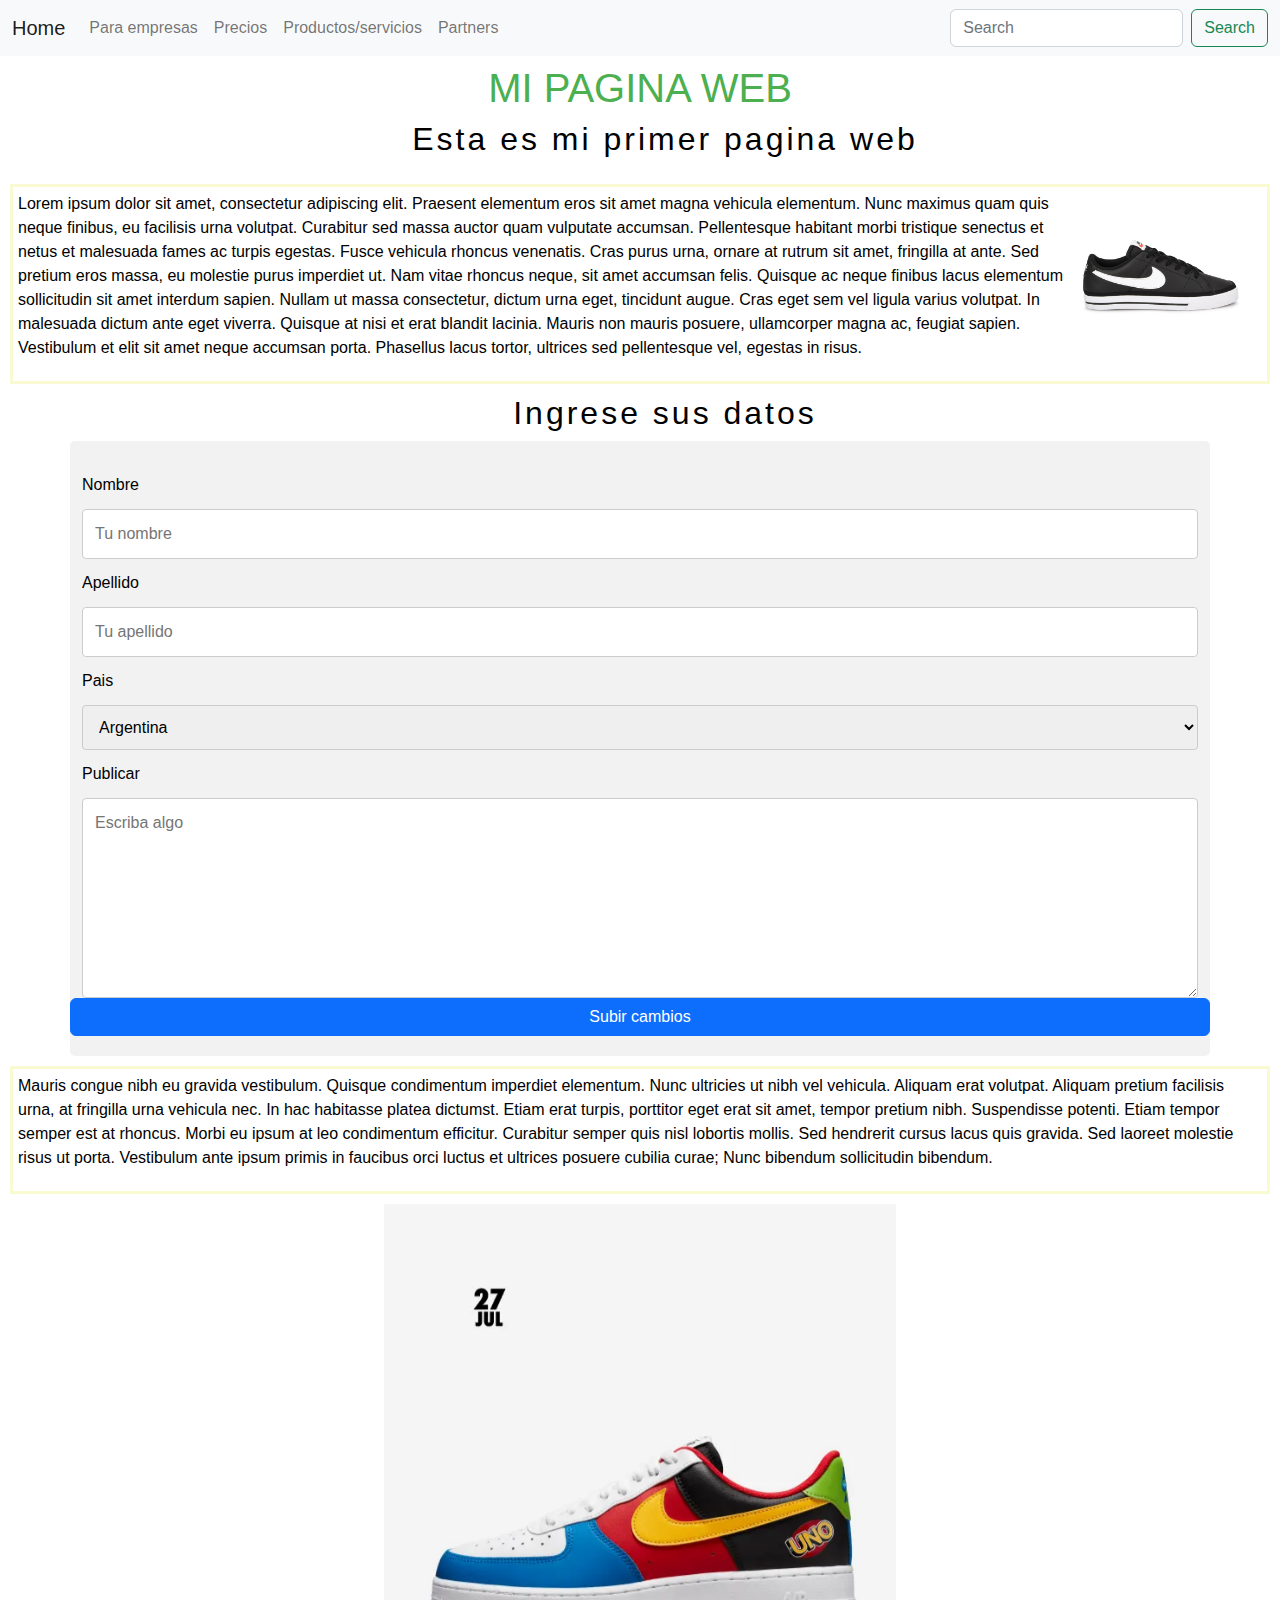
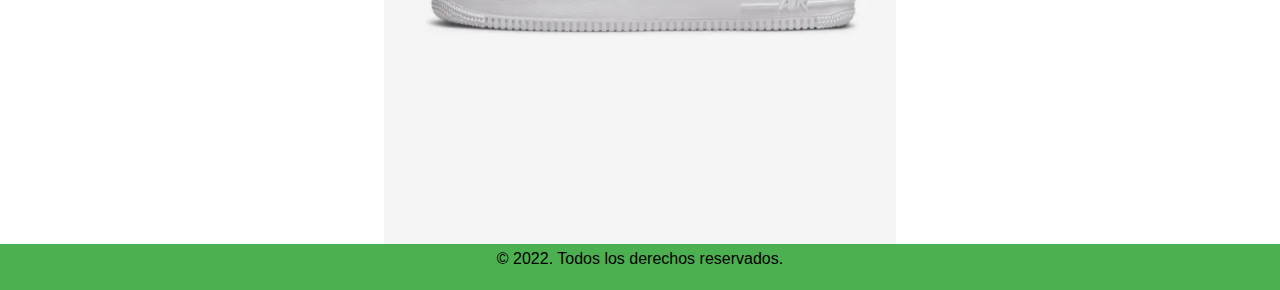
<file: 4to challenge/index.html>
<!<!DOCTYPE html>
<html>
    <head>
        <meta charset="utf-8">
        <meta http-equiv="X-UA-Compatible" content="IE=edge">
        <title>Challenge 4</title>
        <meta name="description" content="">
        <meta name="viewport" content="width=device-width, initial-scale=1">
        <link rel="stylesheet" href="index.css">
        <link rel="stylesheet" href="bootstrap.min.css">
    </head>
    <body>
        <header>
          <nav class="navbar navbar-expand-lg bg-light">
            <div class="container-fluid">
              <button class="navbar-toggler" type="button" data-bs-toggle="collapse" data-bs-target="#navbarTogglerDemo01" aria-controls="navbarTogglerDemo01" aria-expanded="false" aria-label="Toggle navigation">
                <span class="navbar-toggler-icon"></span>
              </button>
              <div class="collapse navbar-collapse" id="navbarTogglerDemo01">
                <a class="navbar-brand" href="#">Home</a>
                <ul class="navbar-nav me-auto mb-2 mb-lg-0">
                  <li class="nav-item">
                    <a class="nav-link" href="">Para empresas</a>
                  </li>
                  <li class="nav-item">
                    <a class="nav-link" href="precios.html">Precios</a>
                  </li>
                  <li class="nav-item">
                    <a class="nav-link" href="">Productos/servicios</a>
                  </li>
                  <li class="nav-item">
                    <a class="nav-link" href="partners.html">Partners</a>
                  </li>
                </ul>
                <form class="d-flex" role="search">
                  <input class="form-control me-2" type="search" placeholder="Search" aria-label="Search">
                  <button class="btn btn-outline-success" type="submit">Search</button>
                </form>
              </div>
            </div>
          </nav>
        </header>

        <section id="titulo">
            <div class="Title">
                <h1>Mi pagina web</h1>
                <h2>Esta es mi primer pagina web</h2>
            </div>
        </section>

        <section id="img">
            <div class="clearfix">
                <img class="img2" src="img/octava.png" alt="Imagen de mi computadora" width="170" height="170">
                <p>Lorem ipsum dolor sit amet, consectetur adipiscing elit. Praesent elementum eros sit amet magna vehicula elementum. Nunc maximus quam quis neque finibus, eu facilisis urna volutpat. Curabitur sed massa auctor quam vulputate accumsan. Pellentesque habitant morbi tristique senectus et netus et malesuada fames ac turpis egestas. Fusce vehicula rhoncus venenatis. Cras purus urna, ornare at rutrum sit amet, fringilla at ante. Sed pretium eros massa, eu molestie purus imperdiet ut. Nam vitae rhoncus neque, sit amet accumsan felis. Quisque ac neque finibus lacus elementum sollicitudin sit amet interdum sapien. Nullam ut massa consectetur, dictum urna eget, tincidunt augue. Cras eget sem vel ligula varius volutpat. In malesuada dictum ante eget viverra. Quisque at nisi et erat blandit lacinia. Mauris non mauris posuere, ullamcorper magna ac, feugiat sapien. Vestibulum et elit sit amet neque accumsan porta. Phasellus lacus tortor, ultrices sed pellentesque vel, egestas in risus.</p>
              </div>
        </section>

        <section id="formu">
            <h2>Ingrese sus datos</h2>
            <div class="container">
                <form action="action_page.php">
                  <div class="row">
                    <div class="col-25">
                      <label for="fname">Nombre</label>
                    </div>
                    <div class="col-75">
                      <input type="text" id="fname" name="firstname" placeholder="Tu nombre">
                    </div>
                  </div>
                  <div class="row">
                    <div class="col-25">
                      <label for="lname">Apellido</label>
                    </div>
                    <div class="col-75">
                      <input type="text" id="lname" name="lastname" placeholder="Tu apellido">
                    </div>
                  </div>
                  <div class="row">
                    <div class="col-25">
                      <label for="country">Pais</label>
                    </div>
                    <div class="col-75">
                      <select id="country" name="country">
                        <option value="australia">Argentina</option>
                        <option value="canada">Chile</option>
                        <option value="usa">Uruguay</option>
                      </select>
                    </div>
                  </div>
                  <div class="row">
                    <div class="col-25">
                      <label for="subject">Publicar</label>
                    </div>
                    <div class="col-75">
                      <textarea id="subject" name="subject" placeholder="Escriba algo" style="height:200px"></textarea>
                    </div>
                  </div>
                  <div class="row">
                                <!-- Button trigger modal -->
                  <button type="button" class="btn btn-primary" data-bs-toggle="modal" data-bs-target="#exampleModal">
                    Subir cambios
                  </button>
                  </div>
                </form>
              </div>

            <!-- Modal -->
            <div class="modal fade" id="exampleModal" tabindex="-1" aria-labelledby="exampleModalLabel" aria-hidden="true">
              <div class="modal-dialog">
                <div class="modal-content">
                  <div class="modal-header">
                    <h1 class="modal-title fs-5" id="exampleModalLabel">Modal title</h1>
                    <button type="button" class="btn-close" data-bs-dismiss="modal" aria-label="Close"></button>
                  </div>
                  <div class="modal-body">
                    ...
                  </div>
                  <div class="modal-footer">
                    <button type="button" class="btn btn-secondary" data-bs-dismiss="modal">Close</button>
                    <button type="button" class="btn btn-primary">Save changes</button>
                  </div>
                </div>
              </div>
            </div>

        </section>

        <section id="about">
            <div class="clearfix">
                <p>Mauris congue nibh eu gravida vestibulum. Quisque condimentum imperdiet elementum. Nunc ultricies ut nibh vel vehicula. Aliquam erat volutpat. Aliquam pretium facilisis urna, at fringilla urna vehicula nec. In hac habitasse platea dictumst. Etiam erat turpis, porttitor eget erat sit amet, tempor pretium nibh. Suspendisse potenti. Etiam tempor semper est at rhoncus. Morbi eu ipsum at leo condimentum efficitur. Curabitur semper quis nisl lobortis mollis. Sed hendrerit cursus lacus quis gravida. Sed laoreet molestie risus ut porta. Vestibulum ante ipsum primis in faucibus orci luctus et ultrices posuere cubilia curae; Nunc bibendum sollicitudin bibendum.</p>
            </div>
        </section>

        <section id="carousel">
          <div id="carouselExampleControls" class="carousel slide clear" data-bs-ride="carousel">
            <div class="carousel-inner">
              <div class="carousel-item active">
                <img src="img/segunda.png" class="d-block img" alt="...">
              </div>
              <div class="carousel-item">
                <img src="img/primera.png" class="d-block img" alt="...">
              </div>
              <div class="carousel-item">
                <img src="img/tercera.png" class="d-block img" alt="...">
              </div>
            </div>
            <button class="carousel-control-prev" type="button" data-bs-target="#carouselExampleControls" data-bs-slide="prev">
              <span class="carousel-control-prev-icon" aria-hidden="true"></span>
              <span class="visually-hidden">Anterior</span>
            </button>
            <button class="carousel-control-next" type="button" data-bs-target="#carouselExampleControls" data-bs-slide="next">
              <span class="carousel-control-next-icon" aria-hidden="true"></span>
              <span class="visually-hidden">Siguiente</span>
            </button>
          </div>
        </section>

        <footer id="footer">
          <p class="reserved">&copy 2022. Todos los derechos reservados. </p>
        </footer>     

        <script src="https://cdn.jsdelivr.net/npm/bootstrap@5.2.2/dist/js/bootstrap.bundle.min.js" integrity="sha384-OERcA2EqjJCMA+/3y+gxIOqMEjwtxJY7qPCqsdltbNJuaOe923+mo//f6V8Qbsw3" crossorigin="anonymous"></script>
    </body>
</html>
</file>
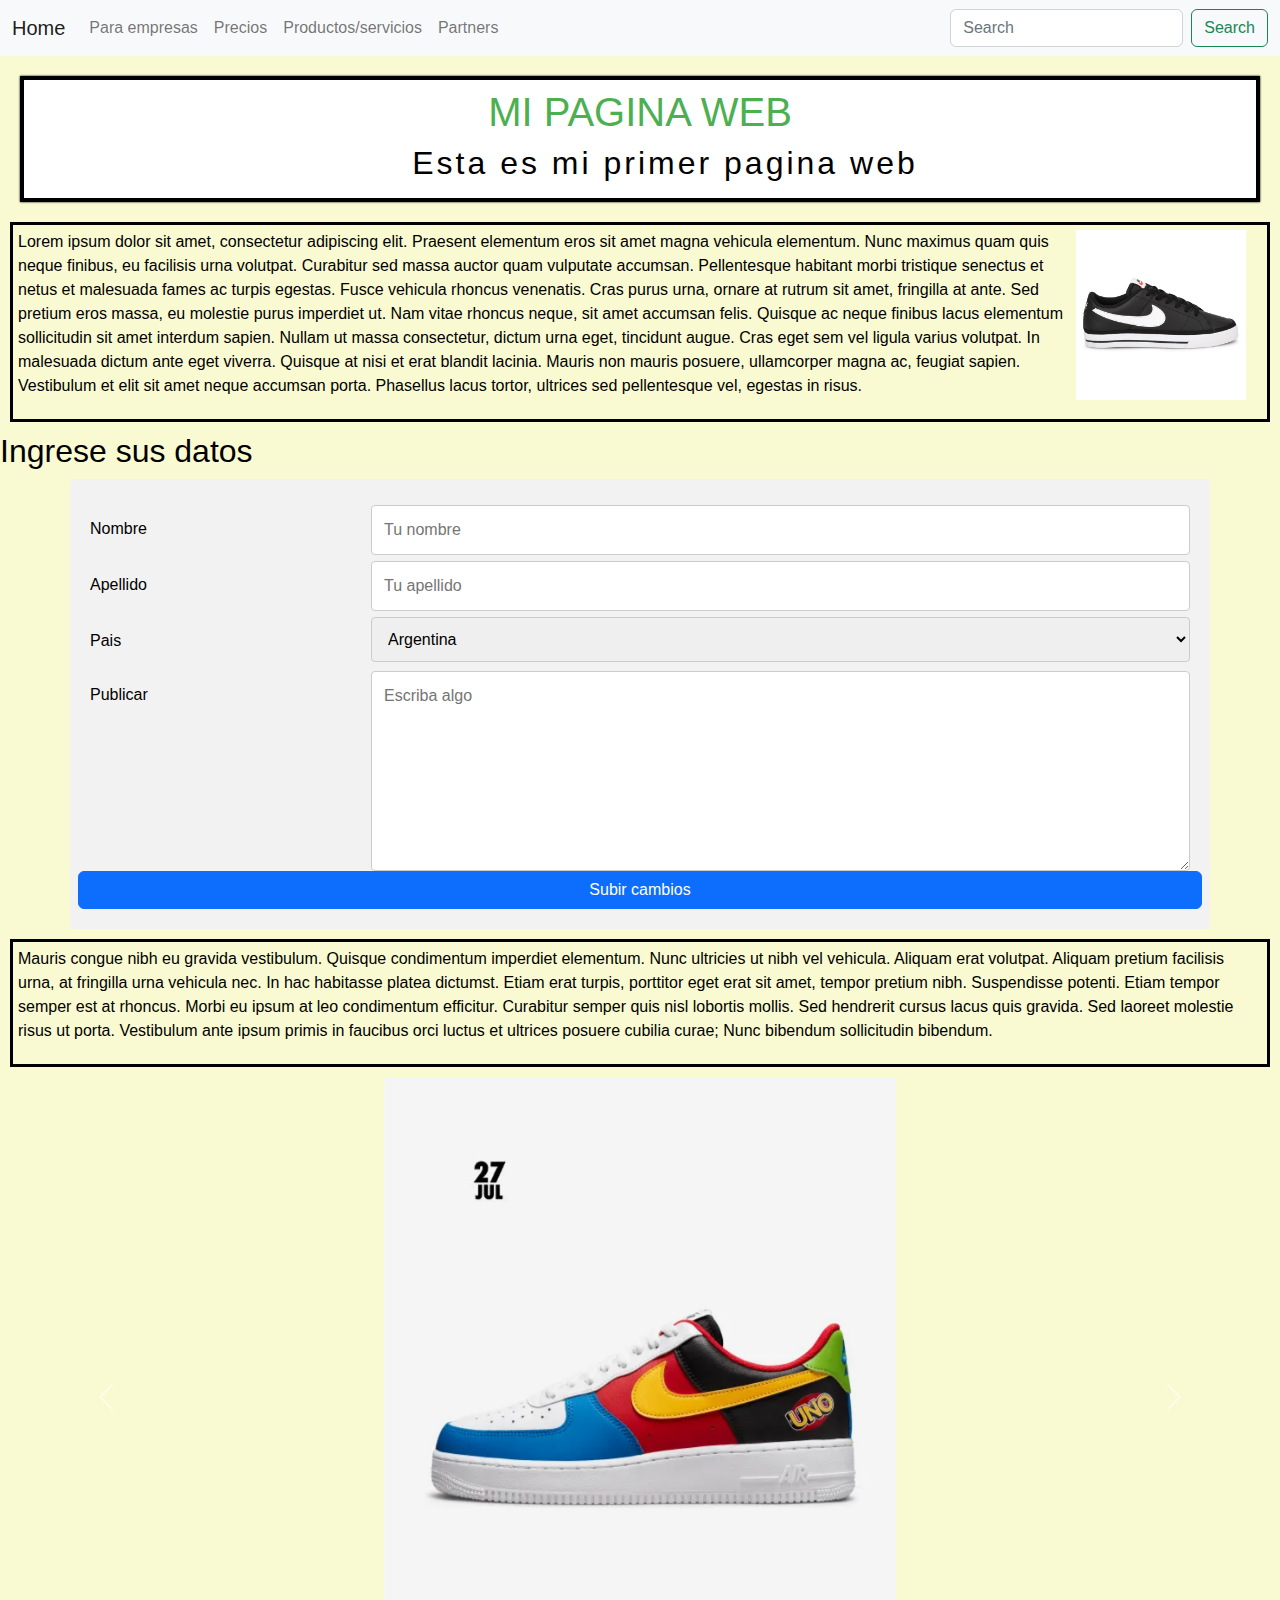
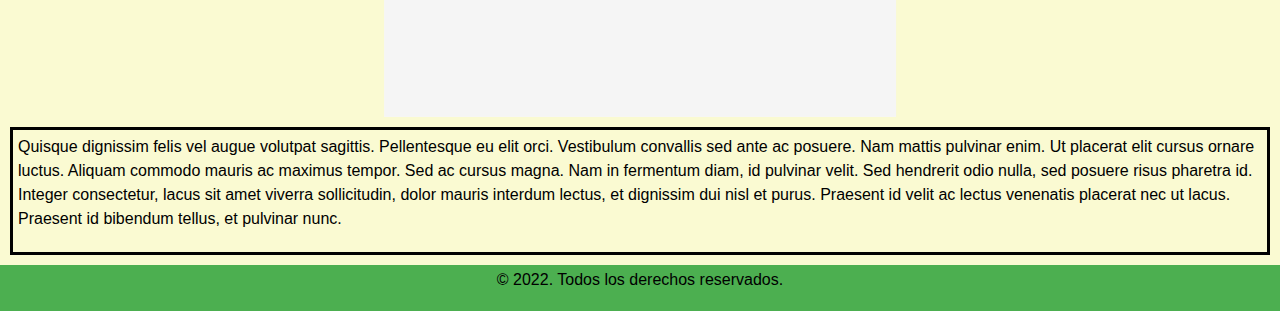
<file: 5to challenge/index.html>
<!<!DOCTYPE html>
<html>
    <head>
        <meta charset="utf-8">
        <meta http-equiv="X-UA-Compatible" content="IE=edge">
        <title>Challenge 5</title>
        <meta name="description" content="">
        <meta name="viewport" content="width=device-width, initial-scale=1">
        <link rel="stylesheet" href="bootstrap.min.css">
        <link rel="stylesheet" href="styles.css">
    </head>
    <body>
        <header>
          <nav class="navbar navbar-expand-lg bg-light">
            <div class="container-fluid">
              <button class="navbar-toggler" type="button" data-bs-toggle="collapse" data-bs-target="#navbarTogglerDemo01" aria-controls="navbarTogglerDemo01" aria-expanded="false" aria-label="Toggle navigation">
                <span class="navbar-toggler-icon"></span>
              </button>
                <div class="collapse navbar-collapse" id="navbarTogglerDemo01">
                  <a class="navbar-brand" href="#">Home</a>
                  <ul class="navbar-nav me-auto mb-2 mb-lg-0">
                    <li class="nav-item">
                      <a class="nav-link" href="">Para empresas</a>
                    </li>
                    <li class="nav-item">
                      <a class="nav-link" href="precios.html">Precios</a>
                    </li>
                    <li class="nav-item">
                      <a class="nav-link" href="">Productos/servicios</a>
                    </li>
                    <li class="nav-item">
                      <a class="nav-link" href="partners.html">Partners</a>
                    </li>
                  </ul>
                  <form class="d-flex" role="search">
                    <input class="form-control me-2" type="search" placeholder="Search" aria-label="Search">
                    <button class="btn btn-outline-success" type="submit">Search</button>
                  </form>
                </div>
            </div>
          </nav>
        </header>

        <section id="titulo">
          <div class="caja">
            <div class="Title">
                <h1>Mi pagina web</h1>
                <h2>Esta es mi primer pagina web</h2>
            </div>
          </div>
        </section>

        <section id="img">
            <div class="clearfix1">
                <img class="img2" src="img/octava.png" alt="Imagen de mi computadora" width="170" height="170">
                <p>Lorem ipsum dolor sit amet, consectetur adipiscing elit. Praesent elementum eros sit amet magna vehicula elementum. Nunc maximus quam quis neque finibus, eu facilisis urna volutpat. Curabitur sed massa auctor quam vulputate accumsan. Pellentesque habitant morbi tristique senectus et netus et malesuada fames ac turpis egestas. Fusce vehicula rhoncus venenatis. Cras purus urna, ornare at rutrum sit amet, fringilla at ante. Sed pretium eros massa, eu molestie purus imperdiet ut. Nam vitae rhoncus neque, sit amet accumsan felis. Quisque ac neque finibus lacus elementum sollicitudin sit amet interdum sapien. Nullam ut massa consectetur, dictum urna eget, tincidunt augue. Cras eget sem vel ligula varius volutpat. In malesuada dictum ante eget viverra. Quisque at nisi et erat blandit lacinia. Mauris non mauris posuere, ullamcorper magna ac, feugiat sapien. Vestibulum et elit sit amet neque accumsan porta. Phasellus lacus tortor, ultrices sed pellentesque vel, egestas in risus.</p>
              </div>
        </section>

        <section id="formu">
            <h2>Ingrese sus datos</h2>
            <div class="container">
                <form action="action_page.php">
                  <div class="row">
                    <div class="col-25">
                      <label for="fname">Nombre</label>
                    </div>
                    <div class="col-75">
                      <input type="text" id="fname" name="firstname" placeholder="Tu nombre">
                    </div>
                  </div>
                  <div class="row">
                    <div class="col-25">
                      <label for="lname">Apellido</label>
                    </div>
                    <div class="col-75">
                      <input type="text" id="lname" name="lastname" placeholder="Tu apellido">
                    </div>
                  </div>
                  <div class="row">
                    <div class="col-25">
                      <label for="country">Pais</label>
                    </div>
                    <div class="col-75">
                      <select id="country" name="country">
                        <option value="australia">Argentina</option>
                        <option value="canada">Chile</option>
                        <option value="usa">Uruguay</option>
                      </select>
                    </div>
                  </div>
                  <div class="row">
                    <div class="col-25">
                      <label for="subject">Publicar</label>
                    </div>
                    <div class="col-75">
                      <textarea id="subject" name="subject" placeholder="Escriba algo" style="height:200px"></textarea>
                    </div>
                  </div>
                  <div class="row">
                                <!-- Button trigger modal -->
                  <button type="button" class="btn btn-primary" data-bs-toggle="modal" data-bs-target="#exampleModal">
                    Subir cambios
                  </button>
                  </div>
                </form>
              </div>

            <!-- Modal -->
            <div class="modal fade" id="exampleModal" tabindex="-1" aria-labelledby="exampleModalLabel" aria-hidden="true">
              <div class="modal-dialog">
                <div class="modal-content">
                  <div class="modal-header">
                    <h1 class="modal-title fs-5" id="exampleModalLabel">Cambios sin guardar</h1>
                    <button type="button" class="btn-close" data-bs-dismiss="modal" aria-label="Close"></button>
                  </div>
                  <div class="modal-body">
                    ¿Desea guardar sus cambios?
                  </div>
                  <div class="modal-footer">
                    <button type="button" class="btn btn-secondary" data-bs-dismiss="modal">Cerrar</button>
                    <button type="button" class="btn btn-primary">Guardar cambios</button>
                  </div>
                </div>
              </div>
            </div>

        </section>

        <section id="about">
            <div class="clearfix1">
                <p>Mauris congue nibh eu gravida vestibulum. Quisque condimentum imperdiet elementum. Nunc ultricies ut nibh vel vehicula. Aliquam erat volutpat. Aliquam pretium facilisis urna, at fringilla urna vehicula nec. In hac habitasse platea dictumst. Etiam erat turpis, porttitor eget erat sit amet, tempor pretium nibh. Suspendisse potenti. Etiam tempor semper est at rhoncus. Morbi eu ipsum at leo condimentum efficitur. Curabitur semper quis nisl lobortis mollis. Sed hendrerit cursus lacus quis gravida. Sed laoreet molestie risus ut porta. Vestibulum ante ipsum primis in faucibus orci luctus et ultrices posuere cubilia curae; Nunc bibendum sollicitudin bibendum.</p>
            </div>
        </section>

        <section id="carousel">
          <div class="container-fluid">
            <div id="carouselExampleControls" class="carousel slide clear" data-bs-ride="carousel">
              <div class="carousel-inner">
                <div class="carousel-item active">
                  <img src="img/segunda.png" class="d-block img" alt="...">
                </div>
                <div class="carousel-item">
                  <img src="img/primera.png" class="d-block img" alt="...">
                </div>
                <div class="carousel-item">
                  <img src="img/tercera.png" class="d-block img" alt="...">
                </div>
              </div>
              <button class="carousel-control-prev" type="button" data-bs-target="#carouselExampleControls" data-bs-slide="prev">
                <span class="carousel-control-prev-icon" aria-hidden="true"></span>
                <span class="visually-hidden">Anterior</span>
              </button>
              <button class="carousel-control-next" type="button" data-bs-target="#carouselExampleControls" data-bs-slide="next">
                <span class="carousel-control-next-icon" aria-hidden="true"></span>
                <span class="visually-hidden">Siguiente</span>
              </button>
            </div>
          </div>
        </section>

        <section id="about-2">
          <div class="clearfix1">
              <p>Quisque dignissim felis vel augue volutpat sagittis. Pellentesque eu elit orci. Vestibulum convallis sed ante ac posuere. Nam mattis pulvinar enim. Ut placerat elit cursus ornare luctus. Aliquam commodo mauris ac maximus tempor. Sed ac cursus magna. Nam in fermentum diam, id pulvinar velit. Sed hendrerit odio nulla, sed posuere risus pharetra id. Integer consectetur, lacus sit amet viverra sollicitudin, dolor mauris interdum lectus, et dignissim dui nisl et purus. Praesent id velit ac lectus venenatis placerat nec ut lacus. Praesent id bibendum tellus, et pulvinar nunc.</p>
          </div>
        </section>

        <footer id="footer">
          <div class="w3-container w3-teal">
            <p class="reserved">&copy 2022. Todos los derechos reservados. </p>
          </div>
        </footer>     

        <script src="https://cdn.jsdelivr.net/npm/bootstrap@5.2.2/dist/js/bootstrap.bundle.min.js" integrity="sha384-OERcA2EqjJCMA+/3y+gxIOqMEjwtxJY7qPCqsdltbNJuaOe923+mo//f6V8Qbsw3" crossorigin="anonymous"></script>
    </body>
</html>
</file>
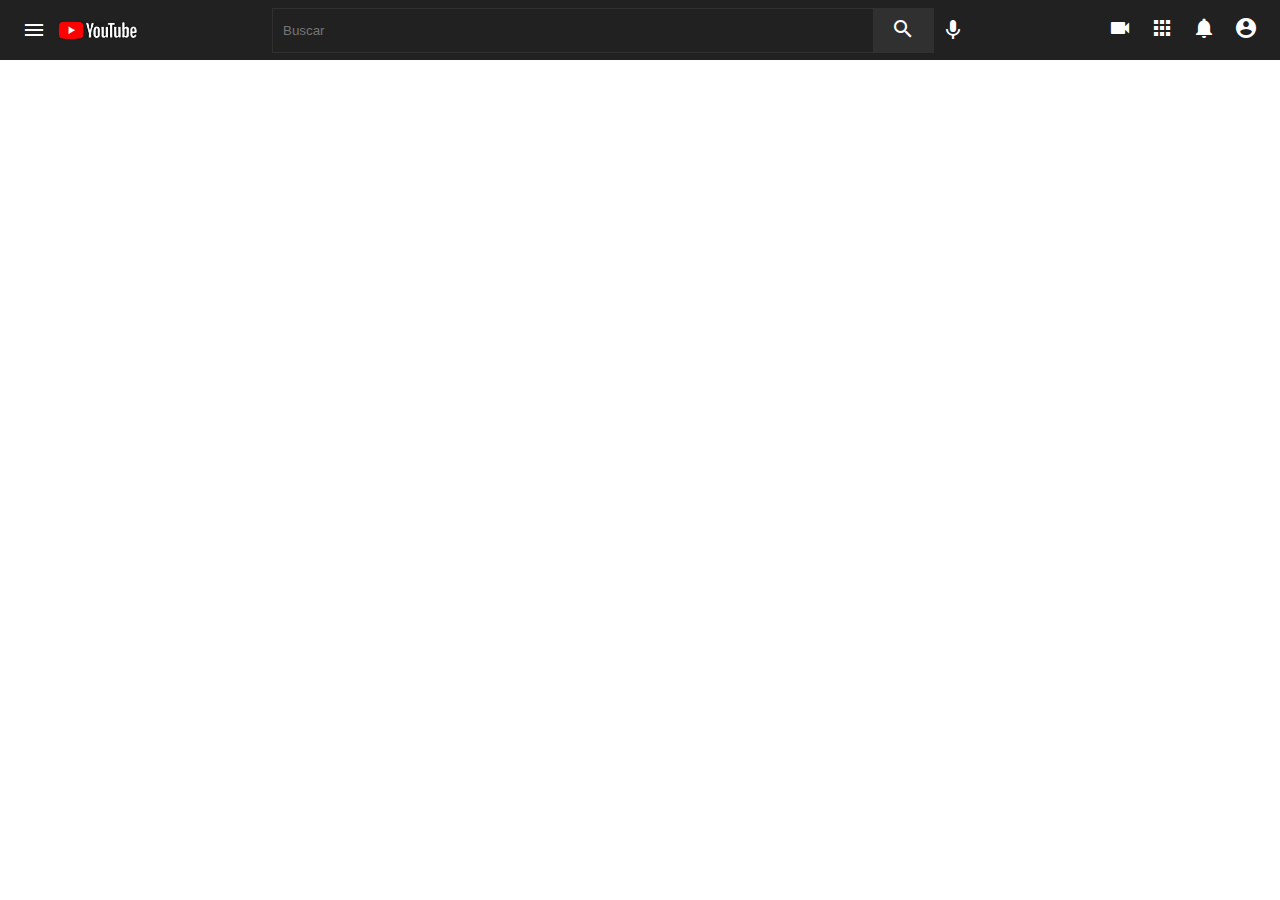
<file: youtube pairprogramming/Repos/navbar/index.html>
<!DOCTYPE html>
<html lang="en">
  <head>
    <meta charset="UTF-8" />
    <meta http-equiv="X-UA-Compatible" content="IE=edge" />
    <meta name="viewport" content="width=device-width, initial-scale=1.0" />
    <link href="https://fonts.googleapis.com/icon?family=Material+Icons" rel="stylesheet" />
    <title>Inicio</title>
    <link rel="stylesheet" href="style.css" />
  </head>
  <body>
    <header>
      <div class="left">
        <i id="menu" class="material-icons">menu</i>
        <img src="./logo blanco2.png"/>
      </div>
      <div class="center">
        <form action="">
          <input type="text" placeholder="Buscar" />
          <button><i class="material-icons">search</i></button>
        </form>
        <i class="material-icons mic">mic</i>
      </div>

      <div class="right">
        <i class="material-icons">videocam</i>
        <i class="material-icons">apps</i>
        <i class="material-icons">notifications</i>
        <i class="material-icons display-this">account_circle</i>
      </div>
    </header>
    <div>
      
    </div>
    
  </body>
</html>
</file>
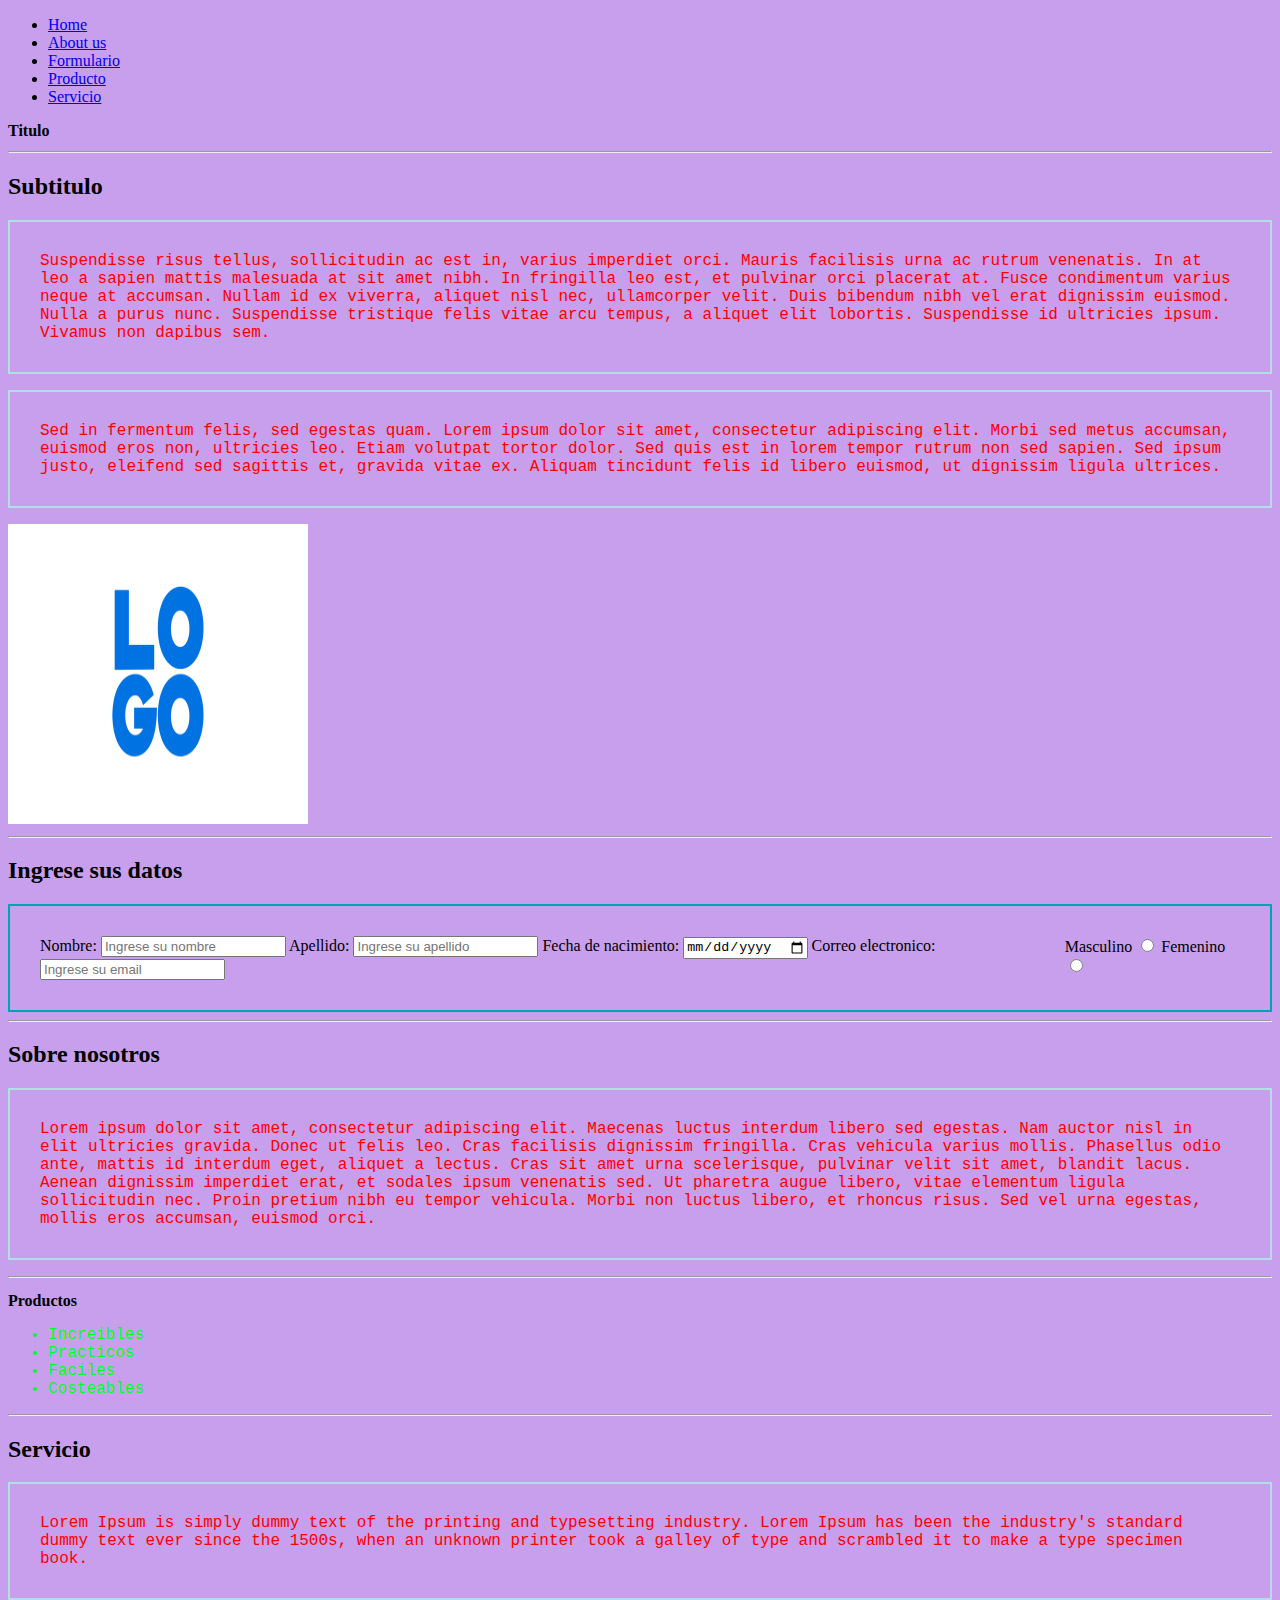
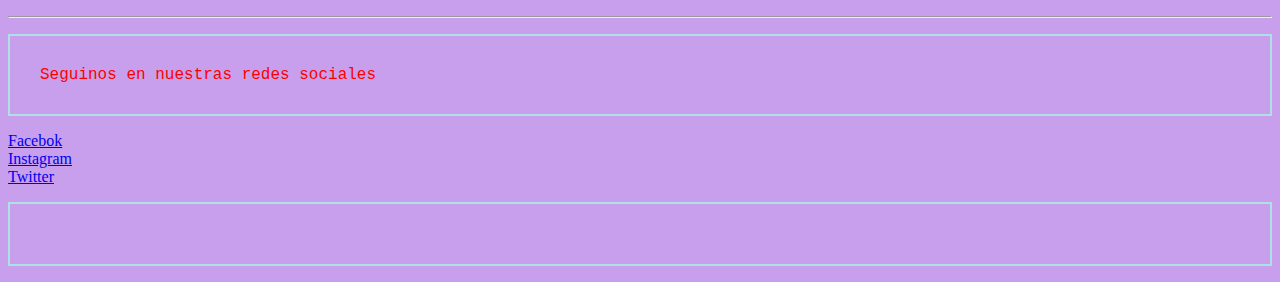
<file: 2do challenge/challenge1.html>
<!DOCTYPE html>
<html>
    <head>
        <meta charset="utf-8">
        <meta http-equiv="X-UA-Compatible" content="IE=edge">
        <title></title>
        <meta name="description" content="">
        <meta name="viewport" content="width=device-width, initial-scale=1">
        <link rel="stylesheet" href="style.css">
    </head>
    <body>
        <header>
            <div class="nav-box">
                <nav>
                    <ul>
                        <li><a href="#home">Home</a></li>
                        <li><a href="#about">About us</a></li>
                        <li><a href="#form">Formulario</a></li>
                        <li><a href="#product">Producto</a></li>
                        <li><a href="#service">Servicio</a></li>
                    </ul>
                </nav>
            </div>


        </header>
        
        <main>
            <div id="home">
                <h1>Titulo</h1>
                <hr>
                <h2>Subtitulo</h2>
            </div>

            <section>
                <p>Suspendisse risus tellus, sollicitudin ac est in, varius imperdiet orci. Mauris facilisis urna ac rutrum venenatis. In at leo a sapien mattis malesuada at sit amet nibh. In fringilla leo est, et pulvinar orci placerat at. Fusce condimentum varius neque at accumsan. Nullam id ex viverra, aliquet nisl nec, ullamcorper velit. Duis bibendum nibh vel erat dignissim euismod. Nulla a purus nunc. Suspendisse tristique felis vitae arcu tempus, a aliquet elit lobortis. Suspendisse id ultricies ipsum. Vivamus non dapibus sem.</p>
                <p>Sed in fermentum felis, sed egestas quam. Lorem ipsum dolor sit amet, consectetur adipiscing elit. Morbi sed metus accumsan, euismod eros non, ultricies leo. Etiam volutpat tortor dolor. Sed quis est in lorem tempor rutrum non sed sapien. Sed ipsum justo, eleifend sed sagittis et, gravida vitae ex. Aliquam tincidunt felis id libero euismod, ut dignissim ligula ultrices. </p>
                <img id="imgright" src="img/logo-social.jpg" alt="Logo" width=300px; height=300px;>
            </section>
            
            <hr>

            <div id="form">
                <h2>Ingrese sus datos</h2>
                <form>
                    <div>
                        <label for="nombre">Nombre: </label>
                        <input type="text" name="nombre" id="nombre" placeholder="Ingrese su nombre">
                        <label for="apellido">Apellido:</label>
                        <input type="text" name="apellido" id="apellido" placeholder="Ingrese su apellido">
                        <label for="nacimiento">Fecha de nacimiento:</label>
                        <input type="date" name="birthday" id="nacimiento" placeholder="Ingrese su fecha de nacimiento">
                        <label for="email">Correo electronico:</label>
                        <input type="email" name="email" id="email" placeholder="Ingrese su email">
                    </div>
                    <div class="gender-checkbox">
                        <label for="masculino">Masculino</label>
                        <input type="radio" value="m" name="genero">
                        <label for="femenino">Femenino</label>
                        <input type="radio" value="f" name="genero">
                    </div>
                </form>
            </div>

            <hr>

            <div id="about">
                <section>
                    <h2>Sobre nosotros</h2>
                    <p>Lorem ipsum dolor sit amet, consectetur adipiscing elit. Maecenas luctus interdum libero sed egestas. Nam auctor nisl in elit ultricies gravida. Donec ut felis leo. Cras facilisis dignissim fringilla. Cras vehicula varius mollis. Phasellus odio ante, mattis id interdum eget, aliquet a lectus. Cras sit amet urna scelerisque, pulvinar velit sit amet, blandit lacus. Aenean dignissim imperdiet erat, et sodales ipsum venenatis sed. Ut pharetra augue libero, vitae elementum ligula sollicitudin nec. Proin pretium nibh eu tempor vehicula. Morbi non luctus libero, et rhoncus risus. Sed vel urna egestas, mollis eros accumsan, euismod orci.</p>
                </section>
            </div>

            <hr>

            <h2 id="subProduct">Productos</h2>
            
            <div id="product">
                <ul>
                    <li>Increibles</li>
                    <li>Practicos</li>
                    <li>Faciles</li>
                    <li>Costeables</li>
                </ul>
            </div>

            <hr>

            <div id="service">
                <section>
                    <h2>Servicio</h2>
                    <p>Lorem Ipsum is simply dummy text of the printing and typesetting industry. Lorem Ipsum has been the industry's standard dummy text ever since the 1500s, when an unknown printer took a galley of type and scrambled it to make a type specimen book.</p>
                </section>
            </div>

            <hr>

        </main>

        <footer>
            <p> Seguinos en nuestras redes sociales
                <li><a href="https://www.facebook.com" title="Facebook">Facebok</a></li>
                <li><a href="https://www.instagram.com" title="Instagram">Instagram</a></li>
                <li><a href="https://twitter.com" title="Twitter">Twitter</a></li>
            </p>
        </fotter>
           
    </body>
</html>
</file>
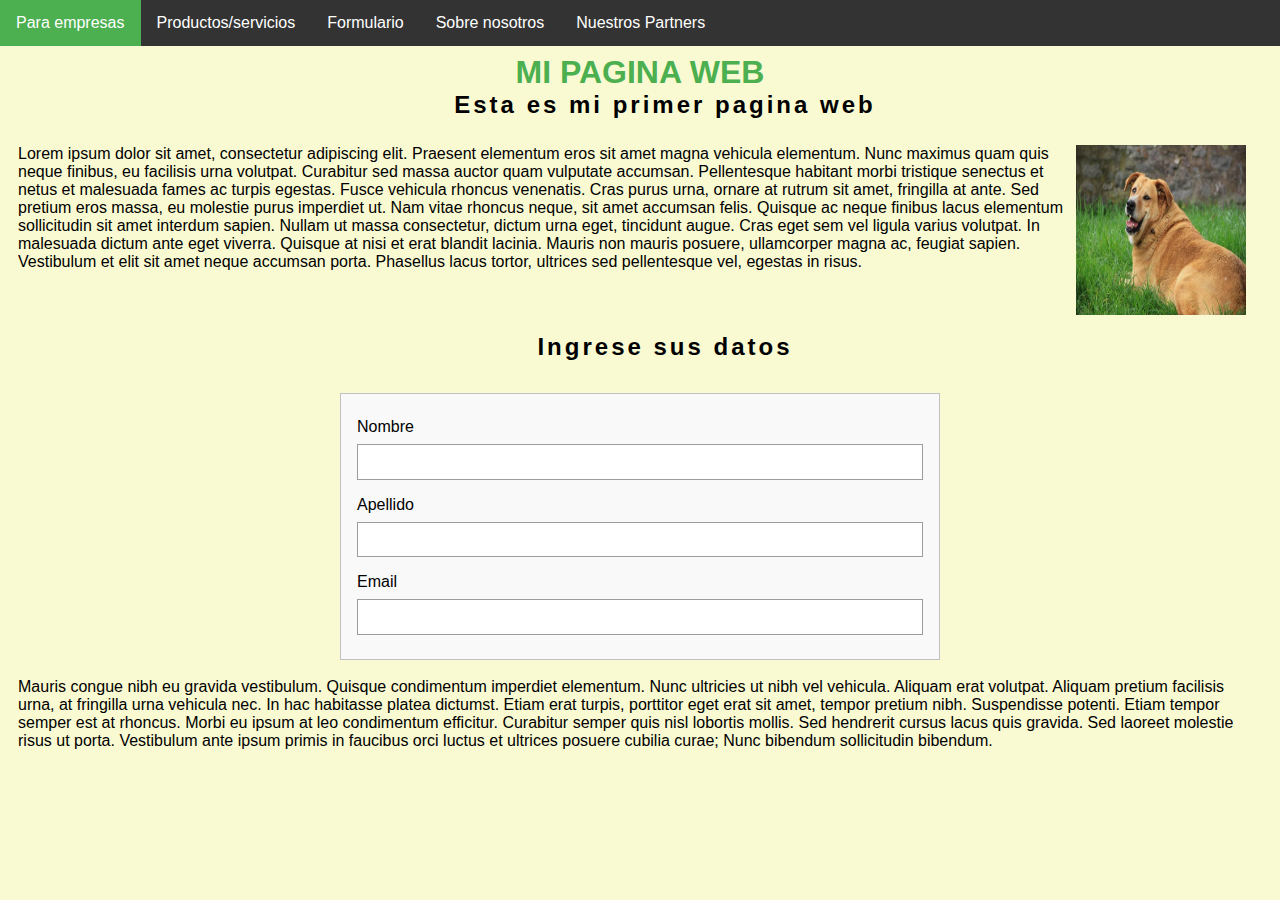
<file: 3er challenge/home.html>
<!<!DOCTYPE html>
<html>
    <head>
        <meta charset="utf-8">
        <meta http-equiv="X-UA-Compatible" content="IE=edge">
        <title>Pagina DevPlace</title>
        <meta name="description" content="">
        <meta name="viewport" content="width=device-width, initial-scale=1">
        <link rel="stylesheet" href="home.css">
    </head>
    <body>
        <header>
            <ul>
                <li><a href="#home">Para empresas</a> </li>
                <li><a href="#img">Productos/servicios</a> </li>
                <li><a href="#formu">Formulario</a> </li>
                <li><a href="#about">Sobre nosotros</a> </li>
                <li><a href="partners.html">Nuestros Partners</a> </li>
            </ul>
        </header>

        <section id="home">
            <div class="Title">
                <h1>Mi pagina web</h1>
                <h2>Esta es mi primer pagina web</h2>
            </div>
        </section>

        <section id="img">
            <div class="clearfix">
                <img class="img2" src="img/primera.jpg" alt="Imagen de mi computadora" width="170" height="170">
                <p>Lorem ipsum dolor sit amet, consectetur adipiscing elit. Praesent elementum eros sit amet magna vehicula elementum. Nunc maximus quam quis neque finibus, eu facilisis urna volutpat. Curabitur sed massa auctor quam vulputate accumsan. Pellentesque habitant morbi tristique senectus et netus et malesuada fames ac turpis egestas. Fusce vehicula rhoncus venenatis. Cras purus urna, ornare at rutrum sit amet, fringilla at ante. Sed pretium eros massa, eu molestie purus imperdiet ut. Nam vitae rhoncus neque, sit amet accumsan felis. Quisque ac neque finibus lacus elementum sollicitudin sit amet interdum sapien. Nullam ut massa consectetur, dictum urna eget, tincidunt augue. Cras eget sem vel ligula varius volutpat. In malesuada dictum ante eget viverra. Quisque at nisi et erat blandit lacinia. Mauris non mauris posuere, ullamcorper magna ac, feugiat sapien. Vestibulum et elit sit amet neque accumsan porta. Phasellus lacus tortor, ultrices sed pellentesque vel, egestas in risus.</p>
              </div>
        </section>

        <section id="formu">
            <div class="form">
                <h2>Ingrese sus datos</h2>
                <form>
                    <label for="firstName" class="first-name">Nombre</label>
                    <input id="firstName" type="text">
                 
                    <label for="lastName" class="last-name">Apellido</label>
                    <input id="lastName" type="text">

                    <label for="email" class="email">Email</label>
                    <input id="email" type="text">
                </form>
            </div>
        </section>

        <section id="about">
            <div class="clearfix">
                <p>Mauris congue nibh eu gravida vestibulum. Quisque condimentum imperdiet elementum. Nunc ultricies ut nibh vel vehicula. Aliquam erat volutpat. Aliquam pretium facilisis urna, at fringilla urna vehicula nec. In hac habitasse platea dictumst. Etiam erat turpis, porttitor eget erat sit amet, tempor pretium nibh. Suspendisse potenti. Etiam tempor semper est at rhoncus. Morbi eu ipsum at leo condimentum efficitur. Curabitur semper quis nisl lobortis mollis. Sed hendrerit cursus lacus quis gravida. Sed laoreet molestie risus ut porta. Vestibulum ante ipsum primis in faucibus orci luctus et ultrices posuere cubilia curae; Nunc bibendum sollicitudin bibendum.</p>
            </div>
        </section>
        
    </body>
</html>
</file>
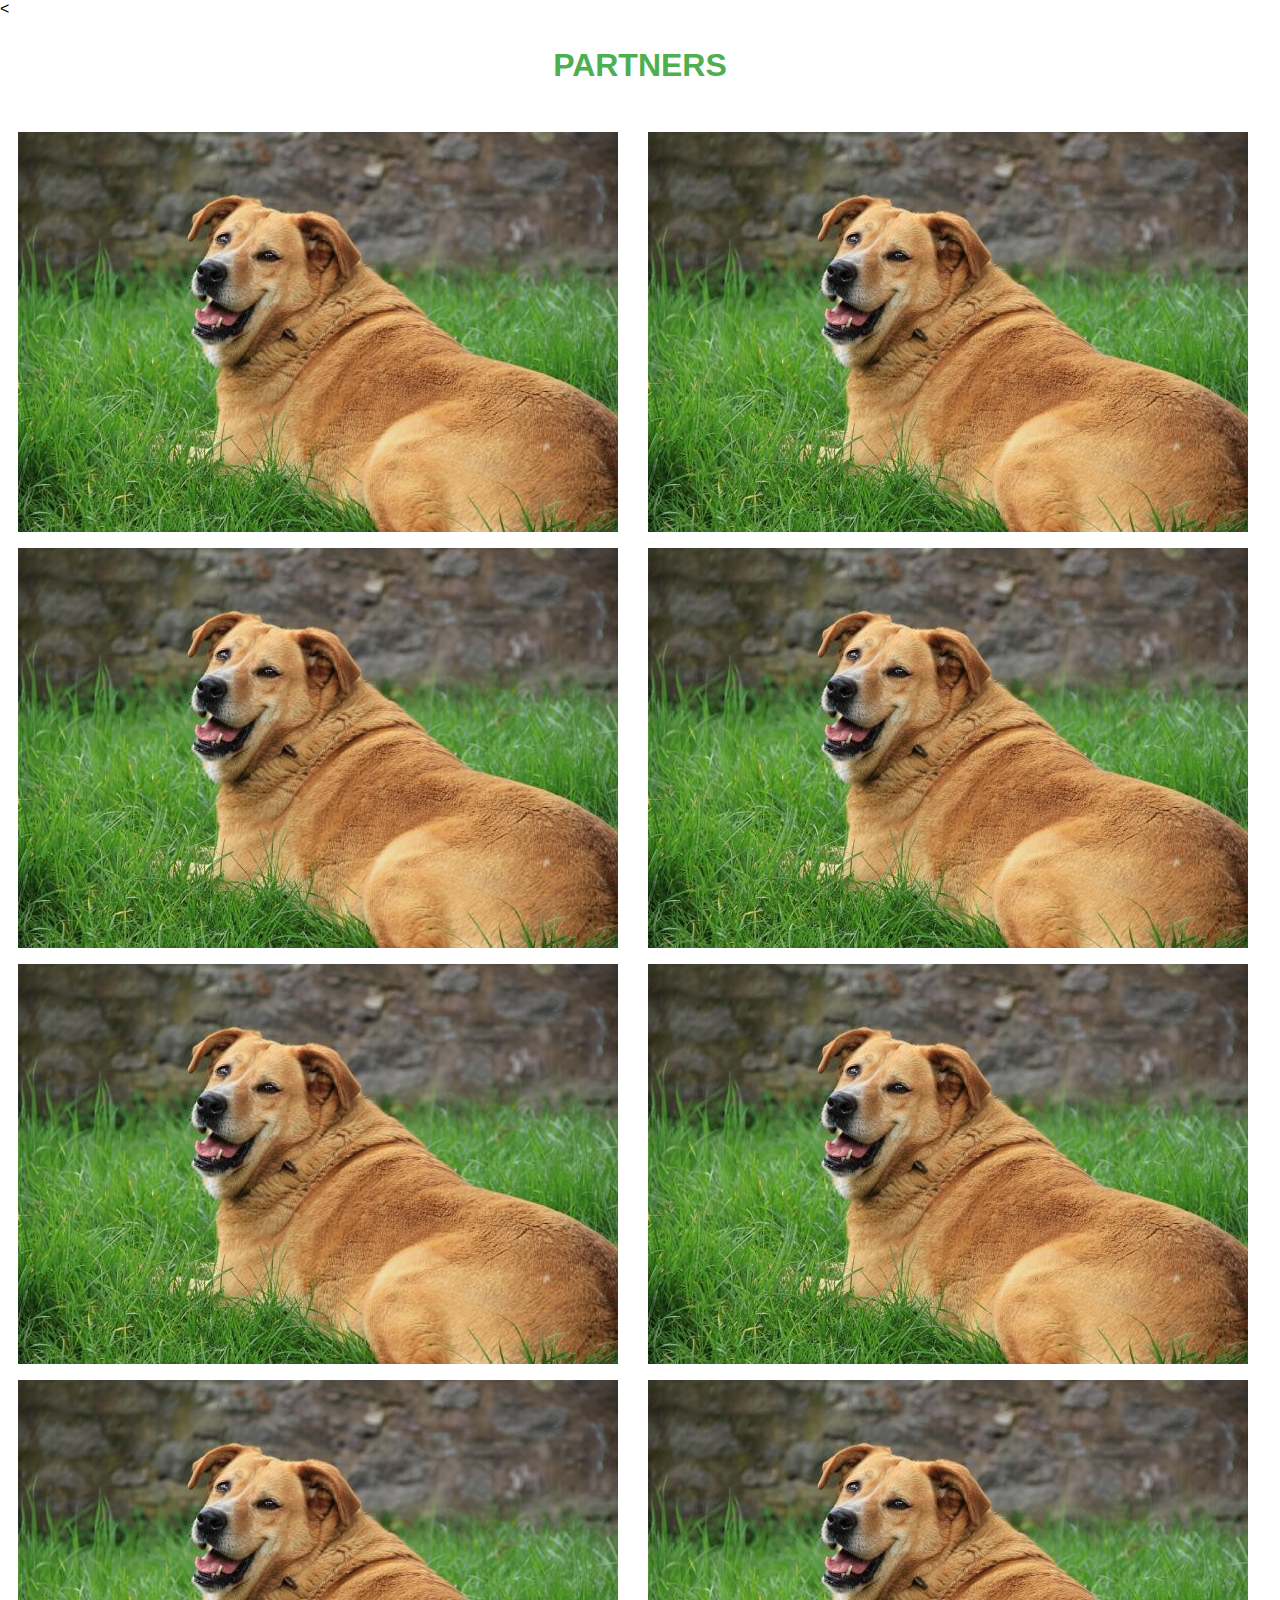
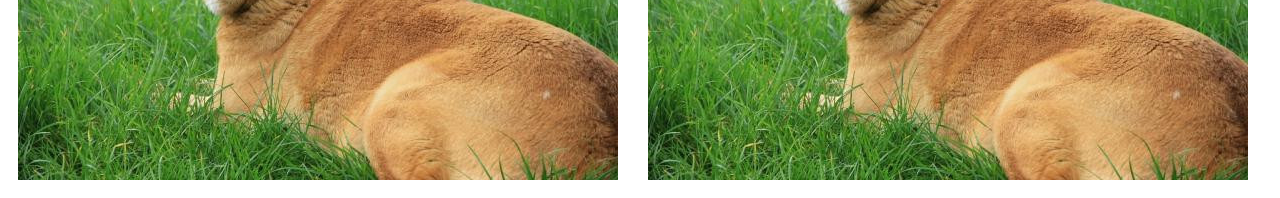
<file: 3er challenge/partners.html>
<<!DOCTYPE html>
<html>
    <head>
        <meta charset="utf-8">
        <meta http-equiv="X-UA-Compatible" content="IE=edge">
        <title></title>
        <meta name="description" content="">
        <meta name="viewport" content="width=device-width, initial-scale=1">
        <link rel="stylesheet" href="partners.css">
    </head>
    <body>
        <header>
            <div class="title">
                <h1>Partners</h1>
            </div>
        </header>
        
        <section id="Imagenes">
            <div class="row">
                <div class="column">
                    <img src="img/primera.jpg">
                    <img src="img/primera.jpg">
                    <img src="img/primera.jpg">
                    <img src="img/primera.jpg">
                </div>
                <div class="column">
                    <img src="img/primera.jpg">
                    <img src="img/primera.jpg">
                    <img src="img/primera.jpg">
                    <img src="img/primera.jpg">
                </div>
            </div>    
        </section>
    </body>
</html>
</file>
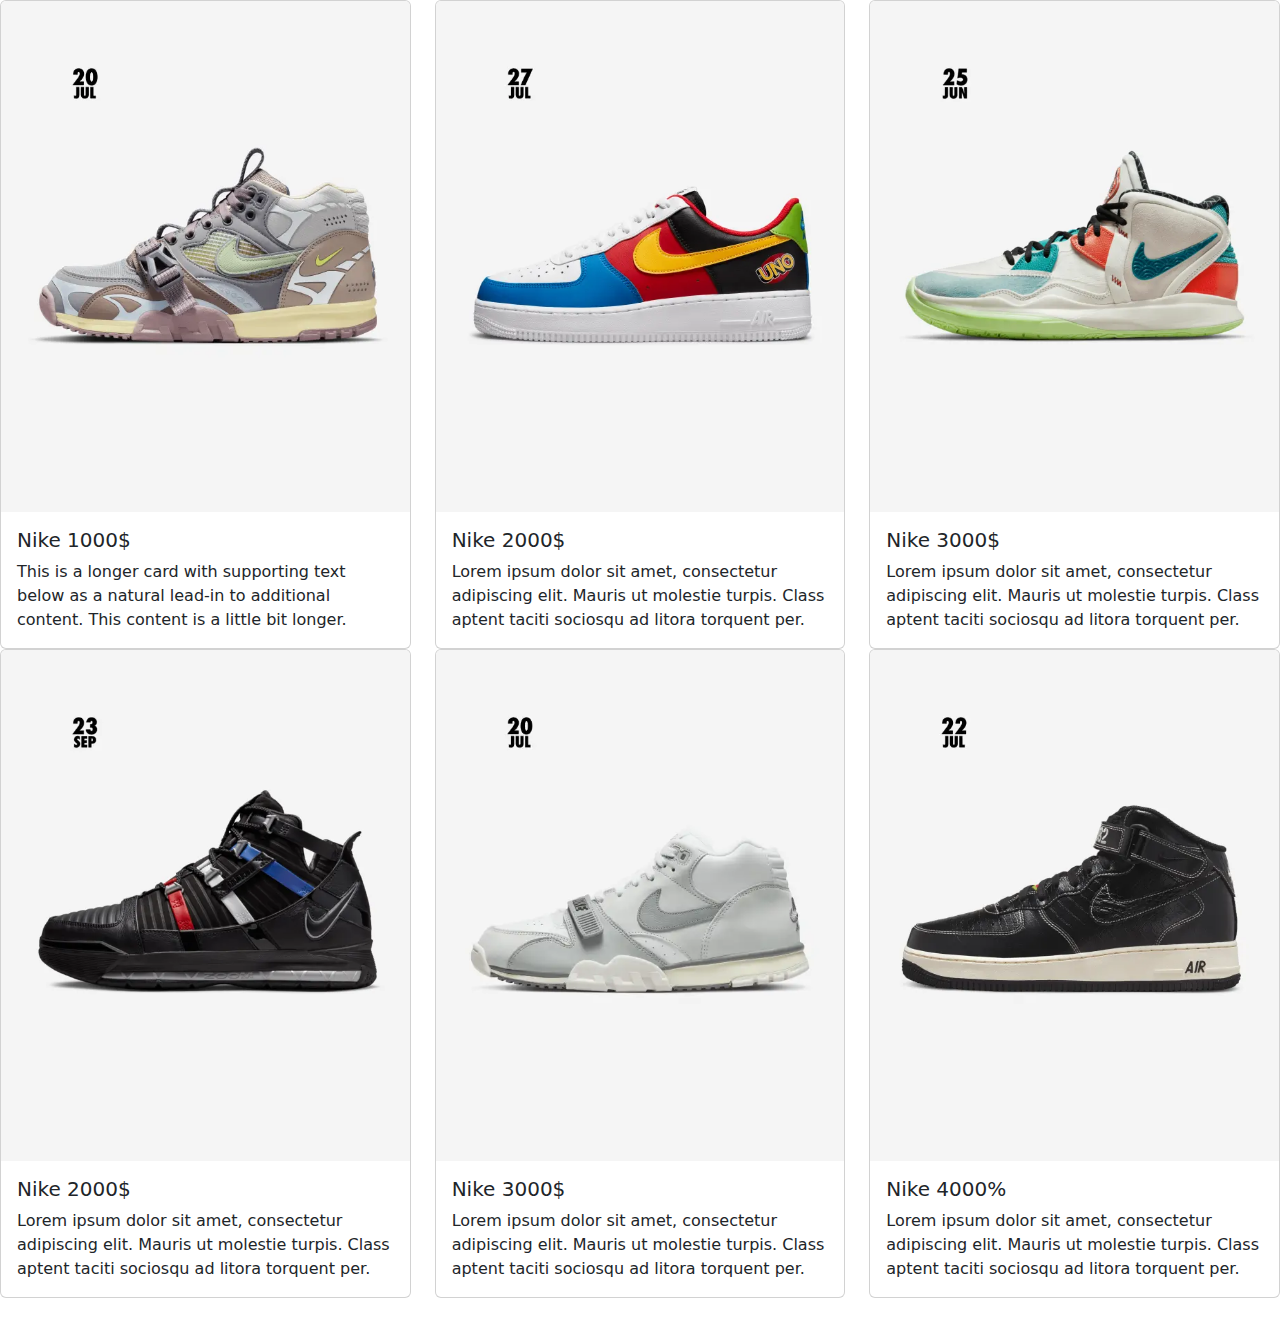
<file: 4to challenge/precios.html>
<!DOCTYPE html>
<html>
    <head>
        <meta charset="utf-8">
        <meta http-equiv="X-UA-Compatible" content="IE=edge">
        <title></title>
        <meta name="description" content="">
        <meta name="viewport" content="width=device-width, initial-scale=1">
        <link rel="stylesheet" href="bootstrap.min.css">
    </head>
    <body>
        <div class="row row-cols-1 row-cols-md-3 g-4">
            <div class="col">
              <div class="card">
                <img src="img/primera.png" class="card-img-top" alt="...">
                <div class="card-body">
                  <h5 class="card-title">Nike 1000$</h5>
                  <p class="card-text">This is a longer card with supporting text below as a natural lead-in to additional content. This content is a little bit longer.</p>
                </div>
              </div>
            </div>
            <div class="col">
              <div class="card">
                <img src="img/segunda.png" class="card-img-top" alt="...">
                <div class="card-body">
                  <h5 class="card-title">Nike 2000$</h5>
                  <p class="card-text">Lorem ipsum dolor sit amet, consectetur adipiscing elit. Mauris ut molestie turpis. Class aptent taciti sociosqu ad litora torquent per.</p>
                </div>
              </div>
            </div>
            <div class="col">
              <div class="card">
                <img src="img/tercera.png" class="card-img-top" alt="...">
                <div class="card-body">
                  <h5 class="card-title">Nike 3000$</h5>
                  <p class="card-text">Lorem ipsum dolor sit amet, consectetur adipiscing elit. Mauris ut molestie turpis. Class aptent taciti sociosqu ad litora torquent per.</p>
                </div>
              </div>
            </div>
          </div>
        <div class="row row-cols-1 row-cols-md-3 g-4">
            <div class="col">
              <div class="card">
                <img src="img/quinta.png" class="card-img-top" alt="...">
                <div class="card-body">
                  <h5 class="card-title">Nike 2000$</h5>
                  <p class="card-text">Lorem ipsum dolor sit amet, consectetur adipiscing elit. Mauris ut molestie turpis. Class aptent taciti sociosqu ad litora torquent per.</p>
                </div>
              </div>
            </div>
            <div class="col">
              <div class="card">
                <img src="img/sexta.png" class="card-img-top" alt="...">
                <div class="card-body">
                  <h5 class="card-title">Nike 3000$</h5>
                  <p class="card-text">Lorem ipsum dolor sit amet, consectetur adipiscing elit. Mauris ut molestie turpis. Class aptent taciti sociosqu ad litora torquent per.</p>
                </div>
              </div>
            </div>
            <div class="col">
              <div class="card">
                <img src="img/cuarta.png" class="card-img-top" alt="...">
                <div class="card-body">
                  <h5 class="card-title">Nike 4000%</h5>
                  <p class="card-text">Lorem ipsum dolor sit amet, consectetur adipiscing elit. Mauris ut molestie turpis. Class aptent taciti sociosqu ad litora torquent per.</p>
                </div>
              </div>  
            </div>
        </div>

          
        <script src="https://cdn.jsdelivr.net/npm/bootstrap@5.2.2/dist/js/bootstrap.bundle.min.js" integrity="sha384-OERcA2EqjJCMA+/3y+gxIOqMEjwtxJY7qPCqsdltbNJuaOe923+mo//f6V8Qbsw3" crossorigin="anonymous"></script>
    </body>
</html>
</file>
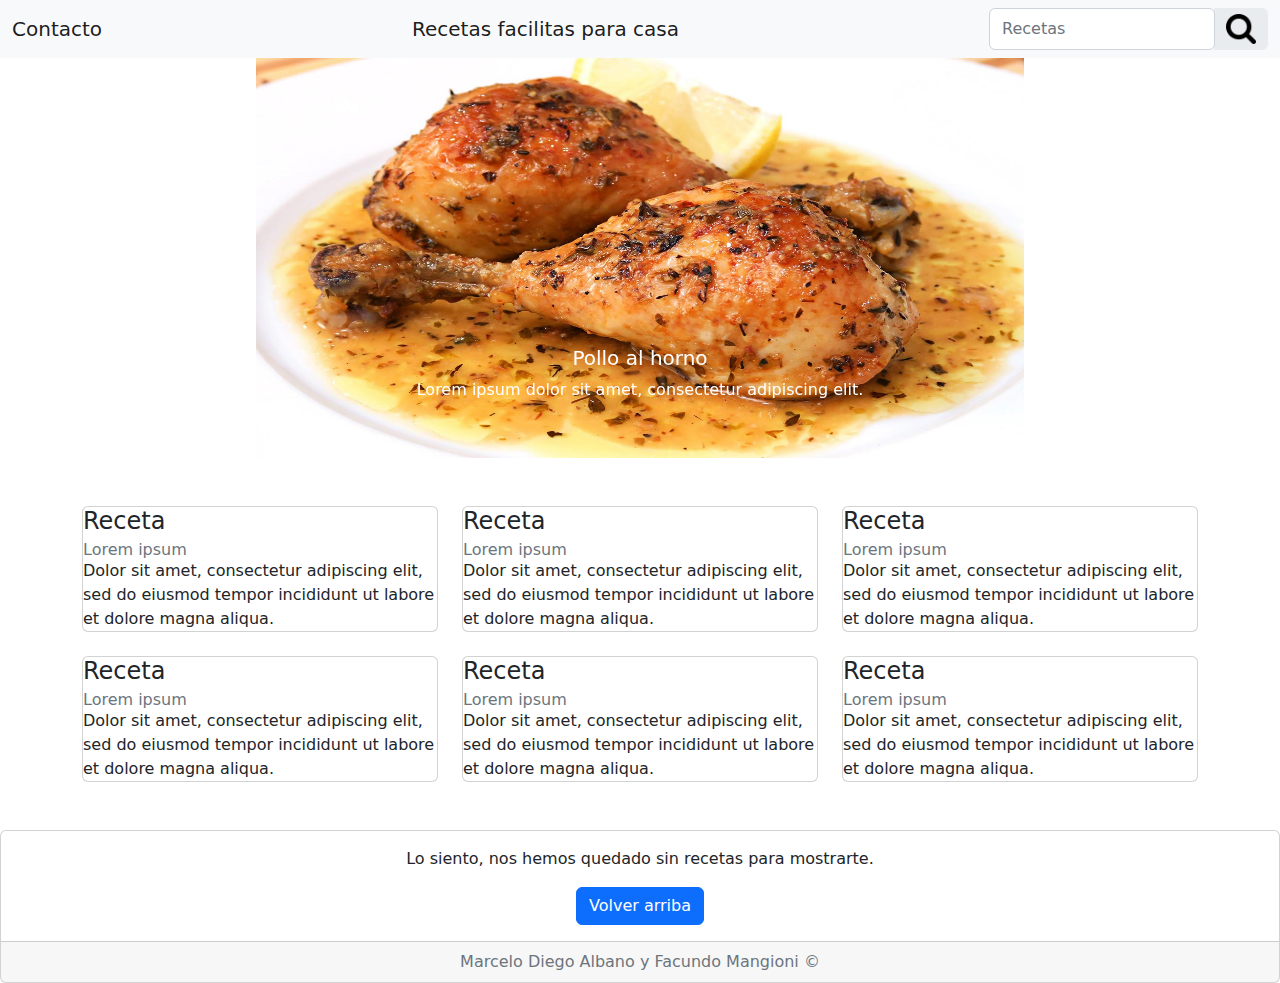
<file: Pair programming (bootstrap) challenge 4/pairProgramming4.html>
<!DOCTYPE html>
<html>
    <head>
        <meta charset="utf-8">
        <meta http-equiv="X-UA-Compatible" content="IE=edge">
        <title>Practica</title>
        <meta name="description" content="">
        <meta name="viewport" content="width=device-width, initial-scale=1">
        <link rel="stylesheet" href="bootstrap.min.css">
    </head>
    <body>
      <header>
        <nav class="navbar navbar-light bg-light" id="home">
          <div class="container-fluid">
            <a class="navbar-brand d-flex justify-content-start" data-bs-toggle="offcanvas" data-bs-target="#offcanvasWithBothOptions" href="#">Contacto</a>
            <a class="navbar-brand d-flex" >Recetas facilitas para casa</a>
            <form class="d-flex input-group w-auto">
              <input
                type="search"
                class="form-control rounded"
                placeholder="Recetas"
                aria-label="Search"
                aria-describedby="search-addon"
              />
              <span class="input-group-text border-0" id="search-addon">
                <i class="fas fa-search"> <img src="img/lupa.png" width="30" height="30" alt=""> </i>
              </span>
            </form>
          </div>
        </nav>
      </header>
      
      <section id="carosel">
        <div id="carouselExampleControls" class="carousel slide clear" data-bs-ride="carousel">
          <div class="carousel-inner">
            <div class="carousel-item active">
              <img src="img/pollo.jpg" class="d-block img" alt="..." width="400" height="400" >
              <div class="carousel-caption d-none d-md-block">
                <h5>Pollo al horno</h5>
                <p>Lorem ipsum dolor sit amet, consectetur adipiscing elit.</p>
              </div>
            </div>
            <div class="carousel-item">
              <img src="img/pollo.jpg" class="d-block img" alt="..." width="400" height="400">
              <div class="carousel-caption d-none d-md-block">
                <h5>Pollo al horno</h5>
                <p>Lorem ipsum dolor sit amet, consectetur adipiscing elit.</p>
              </div>
            </div>
            <div class="carousel-item">
              <img src="img/pollo.jpg" class="d-block img" alt="..." width="400" height="400">
              <div class="carousel-caption d-none d-md-block">
                <h5>Pollo al horno</h5>
                <p>Lorem ipsum dolor sit amet, consectetur adipiscing elit.</p>
              </div>
            </div>
          </div>
          <button class="carousel-control-prev" type="button" data-bs-target="#carouselExampleControls" data-bs-slide="prev">
            <span class="carousel-control-prev-icon" aria-hidden="true"></span>
            <span class="visually-hidden">Anterior</span>
          </button>
          <button class="carousel-control-next" type="button" data-bs-target="#carouselExampleControls" data-bs-slide="next">
            <span class="carousel-control-next-icon" aria-hidden="true"></span>
            <span class="visually-hidden">Siguiente</span>
          </button>
        </div>
      </section>

      <section>
        <div class="offcanvas offcanvas-start" data-bs-scroll="true" tabindex="-1" id="offcanvasWithBothOptions" aria-labelledby="offcanvasWithBothOptionsLabel">
          <div class="offcanvas-header">
            <h5 class="offcanvas-title" id="offcanvasWithBothOptionsLabel">Mandanos tus recetas</h5>
            <button type="button" class="btn-close" data-bs-dismiss="offcanvas" aria-label="Close"></button>
          </div>
          <div class="offcanvas-body">
            <div class="d-flex justify-content-center">
                <form>
                    <div class="form-group">
                        <label for="nombre">Nombre Completo</label>
                        <input type="text" class="form-control" id="nombre" aria-describedby="nombre" placeholder="Nombre">
                    </div>
                    <div class="form-group">
                        <label for="exampleInputEmail1">Correo</label>
                        <input type="email" class="form-control" id="exampleInputEmail1" aria-describedby="emailHelp"
                            placeholder="Enter email">
                        <small id="emailHelp" class="form-text text-muted">Nunca compartiremos sus datos con terceros.</small>
                    </div>
                    <div class="form-group">
                        <label for="numTelefono">Numero telefónico</label>
                        <input type="text" class="form-control" id="numTelefono" placeholder="(555)-555-5555">
                    </div>
                    <div class="form-check">
                        <input type="checkbox" class="form-check-input" id="exampleCheck1">
                        <label class="form-check-label" for="exampleCheck1">Guardar sus datos</label>
                    </div>
                    <button type="button" class="btn btn-primary">
                        Enviar
                      </button>
                </form>
            </div>
          </div>
        </div>
      </section>

      <section>
        <div class="py-5">
          <div class="container">
            <div class="row hidden-md-up">
              <div class="col-md-4">
                <div class="card">
                  <div class="card-block">
                    <h4 class="card-title">Receta</h4>
                    <h6 class="card-subtitle text-muted">Lorem ipsum</h6>
                    <p class="card-text p-y-1">
                      Dolor sit amet, consectetur adipiscing elit, sed do eiusmod
                      tempor incididunt ut labore et dolore magna aliqua.
                    </p>
                  </div>
                </div>
              </div>
              <div class="col-md-4">
                <div class="card">
                  <div class="card-block">
                    <h4 class="card-title">Receta</h4>
                    <h6 class="card-subtitle text-muted">Lorem ipsum</h6>
                    <p class="card-text p-y-1">
                      Dolor sit amet, consectetur adipiscing elit, sed do eiusmod
                      tempor incididunt ut labore et dolore magna aliqua.
                    </p>
                  </div>
                </div>
              </div>
              <div class="col-md-4">
                <div class="card">
                  <div class="card-block">
                    <h4 class="card-title">Receta</h4>
                    <h6 class="card-subtitle text-muted">Lorem ipsum</h6>
                    <p class="card-text p-y-1">
                      Dolor sit amet, consectetur adipiscing elit, sed do eiusmod
                      tempor incididunt ut labore et dolore magna aliqua.
                    </p>
                  </div>
                </div>
              </div>
            </div>
            <br />
            <div class="row">
              <div class="col-md-4">
                <div class="card">
                  <div class="card-block">
                    <h4 class="card-title">Receta</h4>
                    <h6 class="card-subtitle text-muted">Lorem ipsum</h6>
                    <p class="card-text p-y-1">
                      Dolor sit amet, consectetur adipiscing elit, sed do eiusmod
                      tempor incididunt ut labore et dolore magna aliqua.
                    </p>
                  </div>
                </div>
              </div>
              <div class="col-md-4">
                <div class="card">
                  <div class="card-block">
                    <h4 class="card-title">Receta</h4>
                    <h6 class="card-subtitle text-muted">Lorem ipsum</h6>
                    <p class="card-text p-y-1">
                      Dolor sit amet, consectetur adipiscing elit, sed do eiusmod
                      tempor incididunt ut labore et dolore magna aliqua.
                    </p>
                  </div>
                </div>
              </div>
              <div class="col-md-4">
                <div class="card">
                  <div class="card-block">
                    <h4 class="card-title">Receta</h4>
                    <h6 class="card-subtitle text-muted">Lorem ipsum</h6>
                    <p class="card-text p-y-1">
                      Dolor sit amet, consectetur adipiscing elit, sed do eiusmod
                      tempor incididunt ut labore et dolore magna aliqua.
                    </p>
                  </div>
                </div>
              </div>
            </div>
          </div>
        </div>
      </section>

      <footer>
        <div class="card text-center">
          <div class="card-body">
            <p class="card-text">Lo siento, nos hemos quedado sin recetas para mostrarte.</p>
            <a href="#" class="btn btn-primary">Volver arriba</a>
          </div>
          <div class="card-footer text-muted">
            Marcelo Diego Albano y Facundo Mangioni &copy;
          </div>
        </div>
      </footer>
      
      <!-- JavaScript Bundle with Popper -->
      <script src="https://cdn.jsdelivr.net/npm/bootstrap@5.2.2/dist/js/bootstrap.bundle.min.js" integrity="sha384-OERcA2EqjJCMA+/3y+gxIOqMEjwtxJY7qPCqsdltbNJuaOe923+mo//f6V8Qbsw3" crossorigin="anonymous"></script>
    </body>
</html>
</file>
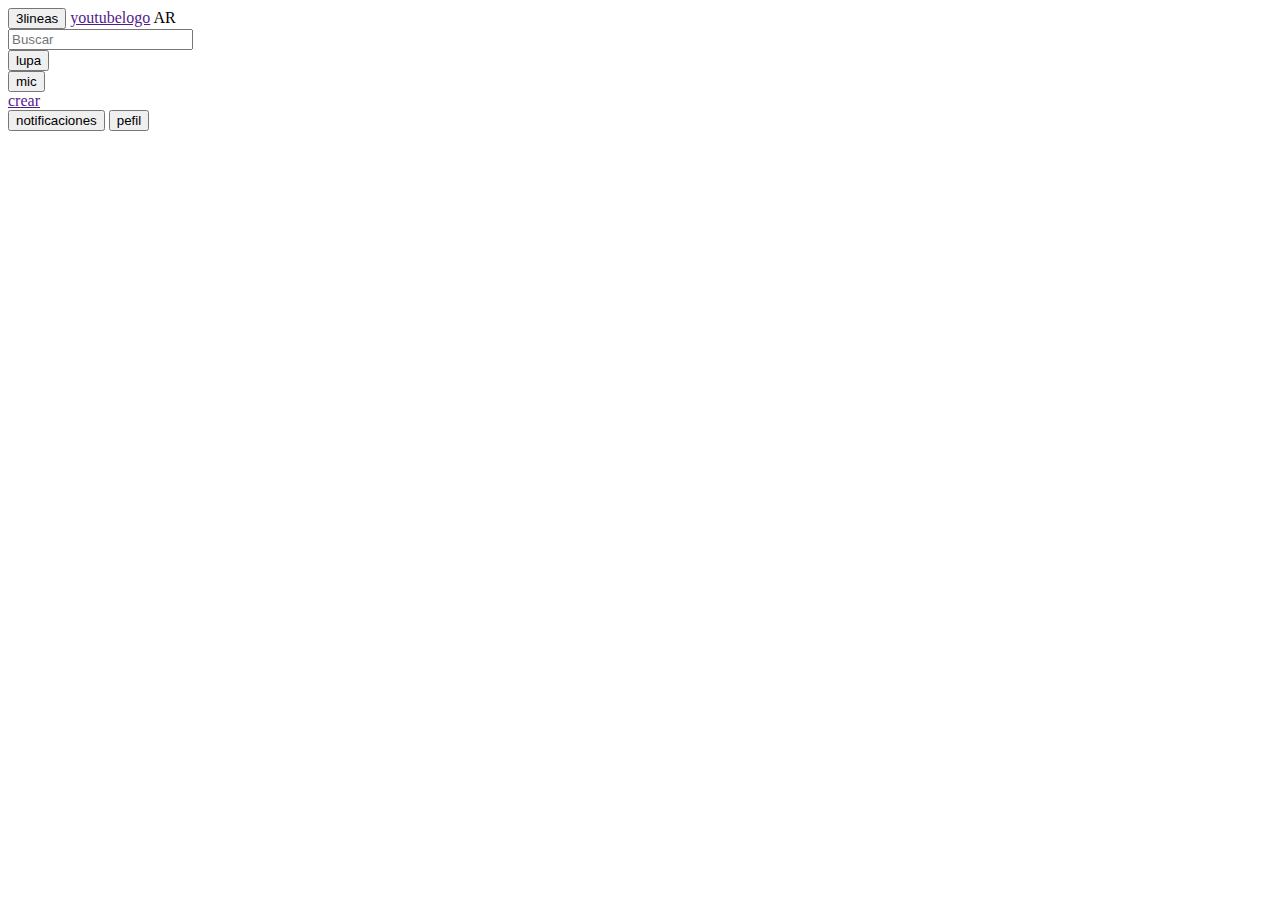
<file: youtube pairprogramming/Repos/navbar/index-clon.html>
<!DOCTYPE html>
<html lang="en">
  <head>
    <meta charset="UTF-8" />
    <meta http-equiv="X-UA-Compatible" content="IE=edge" />
    <meta name="viewport" content="width=device-width, initial-scale=1.0" />
    <title>Document</title>
    
  </head>
  <body>
        <div class="container"><!--esto es flex-->
      <div class="start"><!--esto es flex-->
        <button>3lineas</button>
        <a href="">youtubelogo</a>
        <span>AR</span>
      </div>
      <div class="center"><!--esto es flex-->
        <div class="search"><!--esto es flex-->
          <form id="search-form" action="">
            <div class="search-container">
              <div class="search-input">
                <input type="text" placeholder="Buscar" />
              </div>
            </div>
          </form>
          <button>lupa</button>
          <div class="void-search-button">
            <button>mic</button>
          </div>
        </div>
      </div>
      <div class="end"><!--esto es flex-->
        <div class="buttons">
          <div class="button">
            <a href="">crear</a>
          </div>
          <button class="button">notificaciones</button>
          <button class="avatar-btn">pefil</button>
        </div>
      </div>
    </div>
  </body>
</html>
</file>
<file: 4to challenge/index.css>
*{
    margin: 0;
    padding: 0;
    box-sizing: border-box;
    font-family: sans-serif;
    color: black;
}

body {
  background-color: lightgoldenrodyellow;
}

footer {
  text-align: center;
  padding: 3px;
  background-color: #4CAF50;
  color: white;
}

.title {
    padding: 8px;
  }

  h1 {
      text-align: center;
      text-transform: uppercase;
      color: #4CAF50;
    }

  h2 {
      text-indent: 50px;
      text-align: center;
      letter-spacing: 3px;
    }

div.clearfix {
    border: 3px solid lightgoldenrodyellow;
    padding: 5px;
    margin: 10px; 
  }
  
.img2 {
    float: right;
    text-align: right;
    margin-right: 16px;
    margin-left: 8px;
  }

.clearfix {
    overflow: auto;
    clear: both;
    float: none;
  }

  input[type=text], select, textarea {
    width: 100%;
    padding: 12px;
    border: 1px solid #ccc;
    border-radius: 4px;
    resize: vertical;
  }
  
  label {
    padding: 12px 12px 12px 0;
    display: inline-block;
  }
  
  input[type=submit] {
    background-color: #04AA6D;
    color: white;
    padding: 12px 20px;
    border: none;
    border-radius: 4px;
    cursor: pointer;
    float: right;
  }
  
  input[type=submit]:hover {
    background-color: #45a049;
  }
  
  .container {
    border-radius: 5px;
    background-color: #f2f2f2;
    padding: 20px;
  }
  
  .col-25 {
    float: left;
    width: 25%;
    margin-top: 6px;
  }
  
  .col-75 {
    float: left;
    width: 75%;
    margin-top: 6px;
  }
  

  .row:after {
    content: "";
    display: table;
    clear: both;
  }
  
  /* Cuando el ancho es menor a 600px hace que las dos columnas se apilen las columnas  */
  @media screen and (max-width: 600px) {
    .col-25, .col-75, input[type=submit] {
      width: 100%;
      margin-top: 0;
    }
  }
</file>
<file: 5to challenge/styles.css>
.title {
  padding: 8px;
}
.title h1 {
  text-align: center;
  text-transform: uppercase;
  color: #4CAF50;
}
.title h2 {
  text-indent: 50px;
  text-align: center;
  letter-spacing: 3px;
}

* {
  margin: 0;
  padding: 0;
  box-sizing: border-box;
  font-family: sans-serif;
  color: black;
}

body {
  background-color: lightgoldenrodyellow;
}

.clearfix1 {
  border: 3px solid rgb(0, 0, 0);
  padding: 5px;
  margin: 10px;
}

footer {
  text-align: center;
  padding: 3px;
  background-color: #4CAF50;
  color: white;
}

.img2 {
  float: right;
  text-align: right;
  margin-right: 16px;
  margin-left: 8px;
}

input[type=text], select, textarea {
  width: 100%;
  padding: 12px;
  border: 1px solid #ccc;
  border-radius: 4px;
  resize: vertical;
}

label {
  padding: 12px 12px 12px 0;
  display: inline-block;
}

input[type=submit] {
  background-color: #04AA6D;
  color: white;
  padding: 12px 20px;
  border: none;
  border-radius: 4px;
  cursor: pointer;
  float: right;
}

input[type=submit]:hover {
  background-color: #45a049;
}

.container {
  border-radius: 5px;
  background-color: #f2f2f2;
  padding: 20px;
}

.col-25 {
  float: left;
  width: 25%;
  margin-top: 6px;
}

.col-75 {
  float: left;
  width: 75%;
  margin-top: 6px;
}

.row:after {
  content: "";
  display: table;
  clear: both;
}

/* Cuando el ancho es menor a 600px hace que las dos columnas se apilen las columnas  */
@media screen and (max-width: 600px) {
  .col-25, .col-75, input[type=submit] {
    width: 100%;
    margin-top: 0;
  }
}
.caja {
  background-color: white;
  border: 4px solid black;
  box-shadow: 0px 0px 2px black;
  margin: 20px;
  color: #4CAF50;
}

/*# sourceMappingURL=styles.css.map */
</file>
<file: youtube pairprogramming/Repos/navbar/style.css>
@import url("https://fonts.googleapis.com/css2?family=Roboto:wght@300;400;700&display=swap");
body {
  font-family: "Roboto", sans-serif;
}

header {
  display: flex;
  justify-content: space-between;
  padding: 15px;
  align-items: center;
  height: 60px;
  background-color: #212121;
  overflow: hidden;
}
header .left {
  display: flex;
  align-items: center;
}
header .left #menu {
  padding: 0 7px;
  cursor: pointer;
}
@media (max-width: 600px) {
  header .left #menu {
    display: none;
  }
}
header .center {
  display: flex;
  align-items: center;
}
header .center form {
  display: flex;
  border: 1px solid hsl(0deg, 0%, 18.82%);
  height: 45px;
}
header .center form input {
  width: 600px;
  padding: 10px;
  border: 0;
  height: 100%;
  border-radius: 2px 0 0 2px;
  background: #212121;
}
header .center form input:focus {
  outline: none;
  border: 1px solid #3ea6ff;
}
header .center form button {
  height: 100%;
  width: 60px;
  border: none;
  background: hsl(0deg, 0%, 18.82%);
}
@media (max-width: 1030px) {
  header .center {
    display: none;
  }
}
@media (max-width: 1030px) {
  header {
    width: 100%;
  }
}
header .material-icons {
  color: #fff;
  padding: 0 7px;
  cursor: pointer;
}

* {
  margin: 0;
  padding: auto;
  box-sizing: border-box;
  overflow-x: hidden;
}

/*# sourceMappingURL=style.css.map */
</file>
<file: 2do challenge/style.css>
body {
    background-color: rgb(199, 159, 236);
}
form {
    border: 2px solid rgb(0, 162, 183);
    padding: 30px;
    display: flex;
    justify-content: center;
}
h1 {
    color: black;
    font-family: verdana;
    font-size: 100%;
   }

#imgright{
    text-align: right;    
  }

p {
    color: red;
    font-family: courier;
    font-size: 100%;
    border: 2px solid powderblue;
    padding: 30px;
  }

#subProduct{
    color: black;
    font-family: verdana;
    font-size: 100%;
  }

#product{
    color: rgb(0, 255, 42);
    font-family: courier;
    font-size: 100%;
  }
</file>
<file: 3er challenge/home.css>
*{
    margin: 0;
    padding: 0;
    box-sizing: border-box;
    font-family: sans-serif;
    color: black;
}

ul {
    list-style-type: none;
    margin: 0;
    padding: 0;
    overflow: hidden;
    background-color: #333;
    position: -webkit-sticky; /* Safari */
    position: sticky;
    top: 0;
    width: 100%;
  }
  
  li {
    float: left;
  }
  
  li a {
    display: block;
    color: white;
    text-align: center;
    padding: 14px 16px;
    text-decoration: none;
  }
  
  /* Cambia el color de los elementos */
  li a:hover {
    background-color: #4CAF50;
  }

body {
  background-color: lightgoldenrodyellow;
}

.title {
    padding: 8px;
  }

  h1 {
      text-align: center;
      text-transform: uppercase;
      color: #4CAF50;
    }

  h2 {
      text-indent: 50px;
      text-align: center;
      letter-spacing: 3px;
    }

div.clearfix {
    border: 3px solid lightgoldenrodyellow;
    padding: 5px;
    margin: 10px; 
  }
  
.img2 {
    float: right;
    text-align: right;
    margin-right: 16px;
    margin-left: 8px;
  }

.clearfix {
    overflow: auto;
    clear: both;
    float: none;
  }

form {
    display: grid;
    padding: 1em;
    background: #f9f9f9;
    border: 1px solid #c1c1c1;
    margin: 2rem auto 0 auto;
    max-width: 600px;
    padding: 1em;
  }
  form input {
    background: #fff;
    border: 1px solid #9c9c9c;
  }
  form button {
    background: lightgrey;
    padding: 0.7em;
    width: 100%;
    border: 0;
  }
  form button:hover {
    background: gold;
  }
  
  label {
    padding: 0.5em 0.5em 0.5em 0;
  }
  
  input {
    padding: 0.7em;
    margin-bottom: 0.5rem;
  }
</file>
<file: 3er challenge/partners.css>
* {
    box-sizing: border-box;
  }
  
  body {
    margin: 0;
    font-family: Arial, Helvetica, sans-serif;
  }
  
  .title {
    padding: 8px;
  }

  h1 {
      text-align: center;
      text-transform: uppercase;
      color: #4CAF50;
    }

  .row {
    display: grid;
    grid-template-columns: auto auto auto;
    background-color: #fff;
    padding: 10px;
  }
  

  
  .column img {
    margin: 8px;
  }
</file>
